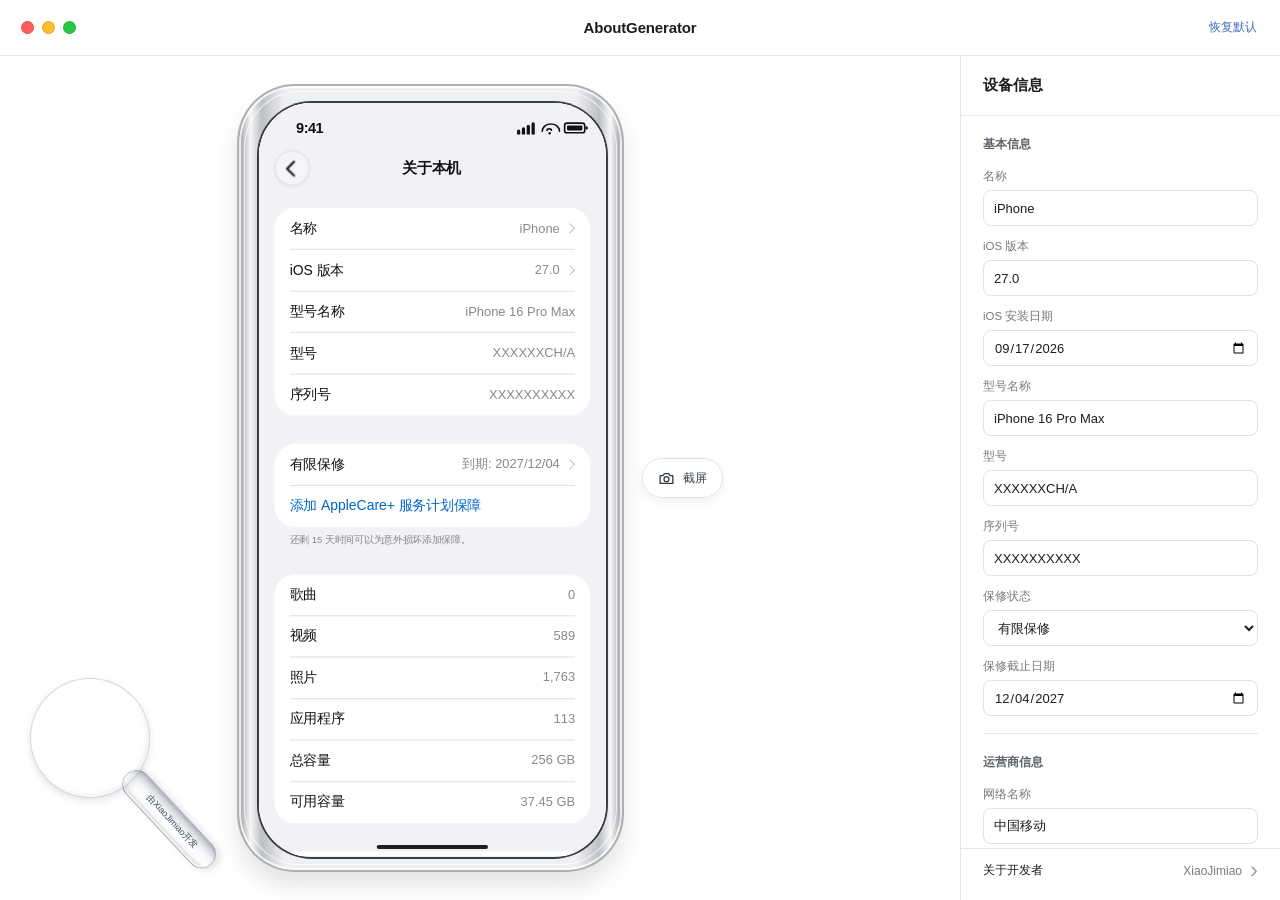
<file: ui/index.html>
<!doctype html>
<html lang="zh-CN">
<head>
  <meta charset="utf-8">
  <meta name="viewport" content="width=device-width, initial-scale=1">
  <title>AboutGenerator · 关于本机生成器</title>
  <link rel="stylesheet" href="styles.css">
  <script src="qrc:///qtwebchannel/qwebchannel.js"></script>
</head>
<body>
  <svg class="symbols" xmlns="http://www.w3.org/2000/svg" aria-hidden="true">
    <symbol id="i-camera" viewBox="0 0 24 24"><path d="M3 8h4l2-3h6l2 3h4v11H3z"/><circle cx="12" cy="13" r="3.5"/></symbol>
  </svg>
  <canvas id="liquid-canvas" aria-hidden="true"></canvas>

  <div class="app-shell">
    <header class="main-header drag-zone">
      <div class="traffic-lights">
        <button class="traffic close" id="window-close" aria-label="关闭"></button>
        <button class="traffic minimize" id="window-minimize" aria-label="最小化"></button>
        <button class="traffic maximize" id="window-maximize" aria-label="最大化"></button>
      </div>
      <h1>AboutGenerator</h1>
      <button class="reset-button" id="header-reset">恢复默认</button>
    </header>

    <main class="body-grid">
      <section class="preview-pane" aria-label="iPhone 预览">
        <div class="device-stage" id="device-stage">
          <div class="device-center">
            <div class="phone-device" id="phone-device">
              <div class="phone-screen-crop" id="phone-screen-crop">
                <iframe id="phone-frame" title="iPhone 关于本机预览" src="phone.html"></iframe>
              </div>
            </div>
            <button class="capture-button" id="capture-button" data-liquid data-liquid-kind="pill" title="只截取手机画面">
              <svg><use href="#i-camera"/></svg><span>截屏</span>
            </button>
          </div>
        </div>
      </section>

      <aside class="inspector" aria-label="设备信息编辑">
        <div class="inspector-heading"><h2>设备信息</h2></div>
        <div class="inspector-scroll">
          <section class="inspector-section">
            <h3>基本信息</h3>
            <label>名称<input data-field="name" value="iPhone"></label>
            <label>iOS 版本<input data-field="iosVersion" value="27.0"></label>
            <label>iOS 安装日期<input data-field="iosInstalledDate" type="date"></label>
            <label>型号名称<input data-field="modelName" value="iPhone 16 Pro Max"></label>
            <label>型号<input data-field="modelNumber" value="XXXXXXCH/A"></label>
            <label>序列号<input data-field="serial" value="XXXXXXXXXX"></label>
            <label>保修状态<select data-field="warrantyStatus"><option value="limited">有限保修</option><option value="notApplicable">保障不适用</option></select></label>
            <label id="warranty-expiry-field">保修截止日期<input data-field="warrantyExpiry" type="date"></label>
          </section>
          <section class="inspector-section">
            <h3>运营商信息</h3>
            <label>网络名称<input data-field="carrierNetwork" spellcheck="false"></label>
            <label>运营商及版本<input data-field="carrierVersion" spellcheck="false"></label>
            <label>运营商锁<input data-field="carrierLock" spellcheck="false"></label>
          </section>
          <section class="inspector-section">
            <h3>内容与容量</h3>
            <div class="field-grid">
              <label>歌曲<input data-field="songs" value="0"></label>
              <label>视频<input data-field="videos" value="589"></label>
              <label>照片<input data-field="photos" value="1,763"></label>
              <label>应用程序<input data-field="apps" value="113"></label>
              <label>总容量<input data-field="capacity" value="256 GB"></label>
              <label>可用容量<input data-field="available" value="37.45 GB"></label>
            </div>
          </section>
          <section class="inspector-section">
            <div class="section-heading"><h3>设备标识</h3><button id="regenerate-inline">重新生成</button></div>
            <label>无线局域网地址<input data-field="wifi" spellcheck="false"></label>
            <label>蓝牙地址<input data-field="bluetooth" spellcheck="false"></label>
            <label>调制解调器固件<input data-field="modem" spellcheck="false"></label>
            <label>IMEI<input data-field="imei" spellcheck="false"></label>
            <label>IMEI 2<input data-field="imei2" spellcheck="false"></label>
            <label>ICCID<input data-field="iccid" spellcheck="false"></label>
            <label>SEID<input data-field="seid" spellcheck="false"></label>
          </section>
        </div>
        <div class="inspector-footer">
          <button class="developer-link" id="developer-info" aria-haspopup="dialog" aria-controls="developer-dialog">
            <span>关于开发者</span><span class="developer-link-name">XiaoJimiao</span><span class="developer-chevron" aria-hidden="true">›</span>
          </button>
        </div>
      </aside>
    </main>
  </div>

  <div class="magnifier" id="liquid-magnifier" data-liquid data-liquid-kind="magnifier"
       role="img" aria-label="可拖动的玻璃放大镜，由XiaoJimiao开发" title="拖动放大镜">
    <span class="magnifier-handle" aria-hidden="true"><span class="magnifier-credit">由XiaoJimiao开发</span></span>
    <span class="magnifier-glass" aria-hidden="true"></span>
  </div>

  <div class="toast" id="toast" role="status"><span id="toast-text"></span></div>
  <dialog class="developer-dialog" id="developer-dialog" aria-labelledby="developer-dialog-title">
    <div class="developer-dialog-head">
      <h2 id="developer-dialog-title" tabindex="-1">关于开发者</h2>
      <button class="developer-close" id="developer-close" aria-label="关闭关于开发者">×</button>
    </div>
    <p class="developer-name">XiaoJimiao</p>
    <p class="developer-description">邮箱：yhx0509@hotmail.com</p>
    <section class="developer-legal" aria-labelledby="developer-legal-title">
      <h3 id="developer-legal-title">法律声明</h3>
      <p>AboutGenerator 由 XiaoJimiao 独立开发，是非官方界面演示工具，与 Apple Inc. 无隶属、合作或赞助关系，亦不代表获得 Apple Inc. 认可。Apple、iPhone 是 Apple Inc. 的商标；其他商标归各自权利人所有。软件中的模拟画面及数据仅供演示与娱乐，不代表真实设备信息或 Apple 官方内容。</p>
    </section>
  </dialog>
  <script src="liquid.js"></script>
  <script src="app.js"></script>
</body>
</html>
</file>
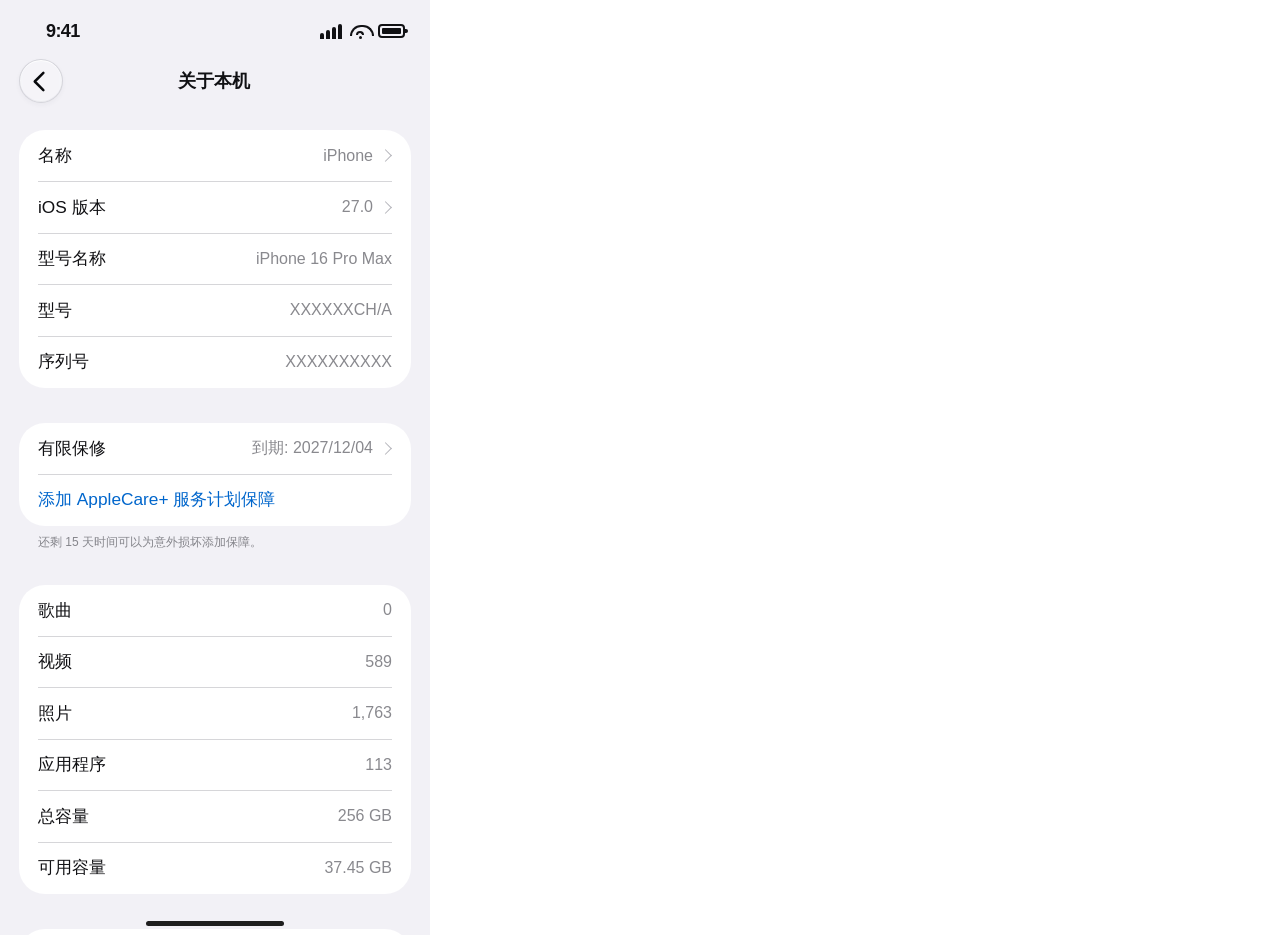
<file: ui/phone.html>
<!doctype html>
<html lang="zh-CN">
<head>
  <meta charset="utf-8">
  <meta name="viewport" content="width=430, initial-scale=1, maximum-scale=1, user-scalable=no">
  <title>关于本机</title>
  <link rel="stylesheet" href="phone.css">
</head>
<body>
  <div class="ios-screen" id="ios-screen">
    <div class="top-chrome" id="top-chrome">
      <div class="status-bar" aria-label="状态栏">
        <span class="status-time">9:41</span>
        <span class="status-icons">
          <span class="status-cellular" role="img" aria-label="蜂窝信号"><i></i><i></i><i></i><i></i></span>
          <span class="status-wifi" role="img" aria-label="Wi-Fi"><i></i></span>
          <span class="status-battery" role="img" aria-label="电池"><i></i></span>
        </span>
      </div>
      <header class="navigation-bar">
        <button class="back-glass" id="phone-back" aria-label="返回设置"><svg viewBox="0 0 24 24"><path d="M15 3 6 12l9 9"/></svg></button>
        <h1 id="page-title">关于本机</h1>
      </header>
      <canvas id="phone-glass-canvas" aria-hidden="true"></canvas>
    </div>
    <main class="phone-scroll" id="phone-scroll"><div id="phone-content"></div></main>
    <div class="phone-scrollbar" id="phone-scrollbar" aria-hidden="true"><span></span></div>
    <div class="app-indicator" id="app-indicator" aria-hidden="true"></div>
    <div class="phone-toast" id="phone-toast" role="status"></div>
  </div>
  <script src="phone.js"></script>
  <script src="phone-glass.js"></script>
</body>
</html>
</file>
<file: ui/styles.css>
:root {
  color-scheme: light;
  --line: #e6e6e9;
  --ink: #1d1d1f;
  --muted: #777980;
}

* { box-sizing: border-box; }
html, body { width: 100%; height: 100%; min-width: 1180px; min-height: 740px; margin: 0; overflow: hidden; }
body { background: #fff; color: var(--ink); font: 13px "Segoe UI", "Microsoft YaHei UI", sans-serif; -webkit-font-smoothing: antialiased; user-select: none; }
button, input, select { font: inherit; }
button { cursor: pointer; }
button:focus-visible, input:focus-visible, select:focus-visible { outline: 2px solid #6b9df0; outline-offset: 2px; }
svg { width: 18px; height: 18px; fill: none; stroke: currentColor; stroke-width: 1.8; stroke-linecap: round; stroke-linejoin: round; }
.symbols { position: absolute; width: 0; height: 0; overflow: hidden; }

#liquid-canvas { position: fixed; inset: 0; z-index: 50; width: 100vw; height: 100vh; opacity: 0; pointer-events: none; }
.shader-ready #liquid-canvas { opacity: 1; }
.capture-mode #liquid-canvas, .capture-mode [data-liquid] { opacity: 0 !important; }
.shader-ready [data-liquid] { background: transparent !important; border-color: transparent !important; box-shadow: none !important; backdrop-filter: none !important; }

.app-shell { display: grid; grid-template-rows: 56px minmax(0, 1fr); width: 100%; height: 100%; background: #fff; }
.main-header { position: relative; display: grid; grid-template-columns: 1fr auto 1fr; align-items: center; padding: 0 21px; border-bottom: 1px solid var(--line); background: #fff; }
.drag-zone { cursor: default; }
.main-header h1 { margin: 0; font-size: 15px; font-weight: 600; letter-spacing: -.15px; }
.traffic-lights { display: flex; align-items: center; gap: 8px; }
.traffic { width: 13px; height: 13px; padding: 0; border: 1px solid rgba(0,0,0,.12); border-radius: 50%; }
.traffic.close { background: #ff5f57; }
.traffic.minimize { background: #ffbd2e; }
.traffic.maximize { background: #28c840; }
.reset-button { justify-self: end; padding: 7px 2px; border: 0; background: none; color: #436fba; font-size: 12px; }
.reset-button:hover, .section-heading button:hover { color: #2454a3; }

.body-grid { display: grid; grid-template-columns: minmax(0, 1fr) 340px; min-height: 0; }
.preview-pane, .device-stage { min-width: 0; min-height: 0; background: #fff; }
.preview-pane { display: flex; flex-direction: column; }
.device-stage { display: flex; flex: 1; align-items: center; justify-content: center; overflow: hidden; padding: 20px; }
.device-center { display: flex; align-items: center; justify-content: center; gap: 26px; }
.phone-device { position: relative; flex: none; border: 2px solid #aeb0b4; border-radius: 15% / 7.4%; background: linear-gradient(90deg, #9b9da1, #f5f6f7 3%, #bdc0c4 6%, #eff0f2 12%, #eff0f2 88%, #bdc0c4 94%, #f5f6f7 97%, #9b9da1); box-shadow: 0 14px 22px rgba(30,35,45,.12), inset 0 0 0 2px rgba(255,255,255,.8); }
.phone-device::after { content: ""; position: absolute; z-index: 2; inset: 5px; border: 1px solid rgba(255,255,255,.7); border-radius: inherit; pointer-events: none; }
.phone-screen-crop { position: absolute; z-index: 1; overflow: hidden; background: #f2f1f6; box-shadow: 0 0 0 2px rgba(30,32,37,.85); }
.phone-screen-crop iframe { position: absolute; top: 0; left: 0; width: 430px; height: 935px; border: 0; background: #f2f1f6; transform-origin: top left; }
.capture-button { position: relative; z-index: 60; flex: none; display: flex; align-items: center; gap: 8px; height: 40px; padding: 0 15px; border: 1px solid #dfe2e7; border-radius: 22px; background: rgba(255,255,255,.55); box-shadow: inset 0 1px 0 #fff, 0 3px 10px rgba(25,30,40,.07); color: #323840; font-size: 12px; font-weight: 500; backdrop-filter: blur(8px); }
.capture-button svg { width: 17px; height: 17px; }

.magnifier { position: fixed; left: 24px; bottom: 12px; z-index: 65; width: 220px; height: 210px; cursor: grab; touch-action: none; -webkit-user-drag: none; }
.magnifier.dragging { cursor: grabbing; }
.magnifier-handle { position: absolute; left: 93px; top: 94px; z-index: 1; width: 29px; height: 124px; border: 1px solid rgba(93,99,111,.35); border-radius: 15px; background: linear-gradient(90deg, rgba(144,151,164,.43), rgba(255,255,255,.85) 31%, rgba(238,240,244,.72) 63%, rgba(105,113,127,.42)); box-shadow: inset 2px 0 2px rgba(255,255,255,.8), inset -2px 0 3px rgba(67,74,86,.13), 2px 4px 7px rgba(43,48,58,.13); transform: rotate(-43deg); transform-origin: 50% 7px; pointer-events: none; }
.magnifier-handle::after { content: ""; position: absolute; left: 4px; top: 9px; bottom: 10px; width: 3px; border-radius: 2px; background: rgba(255,255,255,.65); }
.magnifier-glass { position: absolute; left: 6px; top: 0; z-index: 2; width: 120px; height: 120px; border: 1px solid rgba(105,111,126,.28); border-radius: 50%; background: rgba(255,255,255,.025); box-shadow: inset 0 2px 2px rgba(255,255,255,.96), inset 1px 0 4px rgba(255,255,255,.75), inset -2px -2px 5px rgba(83,91,105,.11), 0 3px 7px rgba(35,41,55,.12); transform: scale(var(--glass-scale, 1)); transform-origin: center; pointer-events: none; }
.magnifier-glass::before { content: ""; position: absolute; inset: 4px; border: 1px solid rgba(255,255,255,.55); border-radius: 50%; }
.magnifier-glass::after { content: ""; position: absolute; left: 17px; top: 9px; width: 58px; height: 20px; border-top: 2px solid rgba(255,255,255,.88); border-radius: 50%; transform: rotate(-28deg); filter: blur(.3px); }
.magnifier-credit { position: absolute; left: 50%; top: 65px; width: 110px; color: #414a57; font: 500 9px "Microsoft YaHei UI", "Segoe UI", sans-serif; letter-spacing: -.1px; text-align: center; white-space: nowrap; text-shadow: 0 1px rgba(255,255,255,.75); transform: translate(-50%, -50%) rotate(90deg); }

.inspector { display: flex; flex-direction: column; min-height: 0; border-left: 1px solid var(--line); background: #fff; }
.inspector-heading { display: flex; align-items: center; height: 60px; flex: none; padding: 0 22px; border-bottom: 1px solid var(--line); }
.inspector-heading h2 { margin: 0; font-size: 15px; font-weight: 600; }
.inspector-scroll { flex: 1; min-height: 0; overflow-y: auto; padding: 0 22px 24px; scrollbar-width: thin; scrollbar-color: #d3d5da transparent; }
.inspector-section { padding: 20px 0 17px; border-bottom: 1px solid var(--line); }
.inspector-section:last-child { border-bottom: 0; }
.inspector-section h3 { margin: 0 0 16px; color: #5d6169; font-size: 12px; font-weight: 600; }
.section-heading { display: flex; align-items: baseline; justify-content: space-between; }
.section-heading button { padding: 0; border: 0; background: none; color: #436fba; font-size: 11px; }
.inspector-section label { display: block; margin: 0 0 13px; color: var(--muted); font-size: 11.5px; }
.inspector-section label:last-child { margin-bottom: 0; }
.inspector-section label[hidden] { display: none; }
.inspector-section input, .inspector-section select { display: block; width: 100%; height: 36px; margin-top: 6px; padding: 0 10px; border: 1px solid #dfe1e5; border-radius: 8px; outline: 0; background: #fff; color: var(--ink); font-size: 13px; user-select: text; }
.inspector-section input:focus, .inspector-section select:focus { border-color: #7ea8e7; box-shadow: 0 0 0 3px rgba(93,145,220,.1); }
.field-grid { display: grid; grid-template-columns: 1fr 1fr; column-gap: 12px; }
.inspector-footer { flex: none; padding: 0 22px 8px; border-top: 1px solid var(--line); background: #fff; }
.developer-link { display: flex; align-items: center; gap: 8px; width: 100%; height: 43px; padding: 0; border: 0; background: none; color: var(--ink); text-align: left; font-size: 12px; }
.developer-link-name { margin-left: auto; color: var(--muted); font-family: "Segoe UI", sans-serif; }
.developer-chevron { color: #a4a5aa; font: 24px/1 "Segoe UI", sans-serif; transform: translateY(-1px); }
.developer-link:hover .developer-chevron { color: #5d6169; }

.developer-dialog { width: 370px; max-width: calc(100vw - 40px); padding: 0 24px 23px; border: 1px solid rgba(190,192,200,.55); border-radius: 25px; background: rgba(255,255,255,.84); color: var(--ink); box-shadow: 0 18px 60px rgba(34,39,51,.17), inset 0 1px rgba(255,255,255,.96); -webkit-backdrop-filter: blur(20px) saturate(1.15); backdrop-filter: blur(20px) saturate(1.15); }
.developer-dialog::backdrop { background: rgba(238,239,243,.42); -webkit-backdrop-filter: blur(5px); backdrop-filter: blur(5px); }
.developer-dialog-head { display: flex; align-items: center; justify-content: space-between; height: 60px; border-bottom: 1px solid rgba(191,193,201,.45); }
.developer-dialog-head h2 { margin: 0; font-size: 14px; font-weight: 600; }
.developer-dialog-head h2:focus { outline: none; }
.developer-close { display: grid; place-items: center; width: 28px; height: 28px; padding: 0 0 2px; border: 0; border-radius: 50%; background: rgba(117,120,130,.12); color: #62646b; font: 23px/1 "Segoe UI", sans-serif; }
.developer-close:hover { background: rgba(117,120,130,.2); }
.developer-name { margin: 23px 0 8px; font: 600 24px/1.2 "Segoe UI", sans-serif; }
.developer-description { margin: 0 0 2px; color: #5d6169; font-size: 13px; line-height: 1.6; user-select: text; }
.developer-legal { margin-top: 20px; padding-top: 16px; border-top: 1px solid rgba(191,193,201,.45); user-select: text; }
.developer-legal h3 { margin: 0 0 8px; font-size: 12px; font-weight: 600; }
.developer-legal p { margin: 0; color: #5d6169; font-size: 11px; line-height: 1.7; }

.toast { position: fixed; z-index: 120; bottom: 24px; left: 50%; max-width: 70%; padding: 9px 13px; border-radius: 10px; background: rgba(39,42,49,.9); color: #fff; font-size: 11px; opacity: 0; pointer-events: none; transform: translate(-50%, 8px); transition: opacity .18s, transform .18s; }
.toast.visible { opacity: 1; transform: translate(-50%, 0); }
.toast span { display: block; overflow: hidden; text-overflow: ellipsis; white-space: nowrap; }

@media (max-width: 1300px) {
  .body-grid { grid-template-columns: minmax(0, 1fr) 320px; }
  .device-center { gap: 18px; }
}
</file>
<file: ui/phone.css>
/* iPhone About screen and glass controls. */

* {
  box-sizing: border-box;
}

html {
  width: 430px;
  height: 935px;
  margin: 0;
  overflow: hidden;
}

.back-glass svg {
  width: 23px;
  height: 23px;
  fill: none;
  stroke: currentColor;
  stroke-width: 2.6;
  stroke-linecap: round;
  stroke-linejoin: round;
  transform: translateX(-1px);
}

.phone-scroll::-webkit-scrollbar {
  display: none;
}

.ios-group {
  margin: 0 19px 35px;
  background: #fff;
  border-radius: 26px;
  overflow: hidden;
}

.ios-row {
  height: 51.5px;
  width: 100%;
  position: relative;
  display: flex;
  align-items: center;
  justify-content: space-between;
  gap: 8px;
  padding: 0 19px;
  border: 0;
  background: transparent;
  text-align: left;
  font: inherit;
  font-size: 16px;
  line-height: 1;
  color: #111114;
  white-space: nowrap;
}

.ios-row.action {
  cursor: pointer;
}

.ios-row.action:active {
  background: #ededf1;
}

.ios-row:not(:last-child):after {
  content: "";
  position: absolute;
  left: 19px;
  right: 19px;
  bottom: 0;
  height: .5px;
  background: #d6d6d9;
}

.row-value {
  display: block;
  overflow: hidden;
  text-overflow: ellipsis;
  text-align: right;
}

.chevron {
  display: inline-block;
  flex: none;
  width: 9px;
  height: 9px;
  border-top: 1.8px solid #b5b5bb;
  border-right: 1.8px solid #b5b5bb;
  transform: rotate(45deg);
  margin-right: 2px;
}

.detail-copy {
  padding: 18px 20px;
  color: #85858b;
  font-size: 13px;
  line-height: 1.55;
}

.phone-toast {
  position: absolute;
  bottom: 34px;
  left: 50%;
  transform: translate(-50%,10px);
  padding: 9px 15px;
  border-radius: 15px;
  background: rgba(31,31,35,.84);
  color: #fff;
  font-size: 13px;
  opacity: 0;
  pointer-events: none;
  transition: opacity .18s,transform .18s;
  white-space: nowrap;
}

.phone-toast.visible {
  opacity: 1;
  transform: translate(-50%,0);
}

body {
  width: 430px;
  height: 935px;
  margin: 0;
  overflow: hidden;
  font-family: "Segoe UI", "Microsoft YaHei UI", sans-serif;
  -webkit-font-smoothing: antialiased;
  color: #111114;
  user-select: none;
}

.row-trailing {
  display: flex;
  align-items: center;
  gap: 8px;
  min-width: 0;
  color: #89898e;
  font-family: "Segoe UI", "Microsoft YaHei UI", sans-serif;
  font-weight: 400;
}

.edit-input {
  width: 100%;
  height: 51.5px;
  padding: 0 19px;
  border: 0;
  outline: 0;
  background: transparent;
  color: #111114;
  font: inherit;
  font-size: 16px;
  font-family: "Segoe UI", "Microsoft YaHei UI", sans-serif;
}

.ios-screen {
  position: relative;
  width: 430px;
  height: 935px;
  background: #f2f1f6;
  overflow: hidden;
  isolation: isolate;
}

.phone-scroll {
  height: 100%;
  overflow-y: auto;
  overflow-x: hidden;
  overscroll-behavior: contain;
  scrollbar-width: none;
  touch-action: pan-y;
  position: absolute;
  inset: 0;
  z-index: 1;
  width: 100%;
}
.phone-scrollbar {
  position: absolute;
  z-index: 2;
  top: 114px;
  right: 3px;
  bottom: 16px;
  width: 3px;
  opacity: 0;
  pointer-events: none;
  transition: opacity 180ms ease;
}
.phone-scrollbar.visible { opacity: 1; }
.phone-scrollbar span {
  display: block;
  width: 100%;
  border-radius: 999px;
  background: rgba(99, 99, 106, .62);
}

#phone-content {
  min-height: 100%;
  padding: 8px 0 45px;
  padding-top: 130px;
}

.app-indicator {
  position: absolute;
  z-index: 4;
  left: 50%;
  bottom: 9px;
  width: 138px;
  height: 5px;
  border-radius: 999px;
  background: rgba(0, 0, 0, .88);
  opacity: 1;
  pointer-events: none;
  transform: translateX(-50%);
  transition: opacity 300ms ease;
}

.app-indicator.idle {
  opacity: 0;
}

.top-chrome {
  position: absolute;
  inset: 0 0 auto;
  z-index: 3;
  height: 114px;
  background: #f2f1f6;
  border-bottom: 1px solid transparent;
  pointer-events: none;
  transition: background-color 180ms ease, border-color 180ms ease;
}

.ios-screen.scrolled .top-chrome {
  background: rgba(249, 249, 252, 0.68);
  border-bottom-color: rgba(130, 130, 140, 0.13);
  -webkit-backdrop-filter: blur(11px) saturate(1.12);
  backdrop-filter: blur(11px) saturate(1.12);
}

.status-bar {
  position: relative;
  height: 52px;
  display: flex;
  align-items: center;
  justify-content: space-between;
  padding: 0 25px 0 46px;
  pointer-events: none;
  z-index: 2;
}

.status-time {
  font: 600 18px/1 "Segoe UI", sans-serif;
  letter-spacing: -.6px;
  transform: translateY(5px);
}

.status-icons {
  display: flex;
  align-items: center;
  gap: 8px;
  transform: translateY(5px);
}

.status-cellular { display: flex; align-items: flex-end; gap: 2px; width: 22px; height: 15px; }
.status-cellular i { display: block; width: 4px; border-radius: 2px 2px 0 0; background: #111114; }
.status-cellular i:nth-child(1) { height: 6px; }
.status-cellular i:nth-child(2) { height: 9px; }
.status-cellular i:nth-child(3) { height: 12px; }
.status-cellular i:nth-child(4) { height: 15px; }
.status-wifi { position: relative; display: block; width: 20px; height: 15px; }
.status-wifi::before, .status-wifi i { position: absolute; display: block; border: 2px solid #111114; border-bottom: 0; border-radius: 16px 16px 0 0; }
.status-wifi::before { content: ""; top: 1px; left: 0; width: 20px; height: 9px; }
.status-wifi i { top: 7px; left: 6px; width: 8px; height: 4px; }
.status-wifi::after { content: ""; position: absolute; left: 9px; bottom: 0; width: 3px; height: 3px; border-radius: 50%; background: #111114; }
.status-battery { position: relative; display: block; width: 27px; height: 14px; border: 2px solid #111114; border-radius: 4px; }
.status-battery::after { content: ""; position: absolute; top: 3px; right: -5px; width: 3px; height: 4px; border-radius: 0 2px 2px 0; background: #111114; }
.status-battery i { position: absolute; inset: 2px; border-radius: 1px; background: #111114; }

.navigation-bar {
  height: 62px;
  position: relative;
  display: flex;
  align-items: center;
  justify-content: center;
  pointer-events: auto;
  z-index: 2;
}

.navigation-bar h1 {
  margin: 0;
  font-size: 18px;
  font-weight: 600;
  letter-spacing: .05px;
  line-height: 1.2;
  font-family: "Microsoft YaHei UI", sans-serif;
  transform: translate(-1px, -1px);
}
.navigation-bar h1 .nav-latin { font-family: "Segoe UI", sans-serif; }

.row-label {
  flex: none;
  font-weight: 400;
  font-family: "Segoe UI", "Microsoft YaHei UI", sans-serif;
  font-size: 17.3px;
}

.ios-group.warranty-group { margin-bottom: 0; }
.applecare-link .row-label { color: #0066cc; }
.warranty-note { margin: 8px 38px 35px; color: #85858b; font-size: 12px; line-height: 1.35; }

.ios-section-heading {
  margin: 0 38px 6px;
  color: #89898e;
  font: 600 17px/22px "Segoe UI", "Microsoft YaHei UI", sans-serif;
}
.identifier-detail { padding: 16px 19px; }
.identifier-detail-label { font-size: 17px; }
.identifier-detail-value {
  margin-top: 12px;
  color: #89898e;
  font: 400 16px/1.4 "Segoe UI", sans-serif;
  word-break: break-all;
  user-select: text;
}

.ios-version-heading {
  margin: 0 38px 10px;
  color: #89898e;
  font: 600 17px/22px "Segoe UI", "Microsoft YaHei UI", sans-serif;
}
#phone-content.version-page { padding-top: 122px; }
.ios-version-card {
  height: 315px;
  margin: 0 19px;
  display: flex;
  flex-direction: column;
  overflow: hidden;
  border-radius: 26px;
  background: #fff;
  overscroll-behavior: contain;
}
.ios-version-card-header { flex: none; padding: 16px 19px 0; }
.ios-version-name { margin: 0; color: #111114; font: 600 20px/24px "Segoe UI", "Microsoft YaHei UI", sans-serif; }
.ios-version-installed { margin: 0; color: #8e8e93; font: 400 17px/24px "Segoe UI", "Microsoft YaHei UI", sans-serif; }
.ios-version-description-shell {
  flex: 1;
  min-height: 0;
  position: relative;
  margin: 14px 10px 16px 27px;
}
.ios-version-description {
  width: 100%;
  height: 100%;
  padding: 0 17px 20px 0;
  overflow-y: scroll;
  overflow-x: hidden;
  overscroll-behavior: contain;
  touch-action: pan-y;
  scrollbar-width: none;
  color: #111114;
  font: 400 18.5px/1.2 "Segoe UI", "Microsoft YaHei UI", sans-serif;
}
.ios-version-description::-webkit-scrollbar { display: none; }
.ios-version-description p { margin: 0 0 22px; }
.ios-version-description p:last-child { margin-bottom: 0; }
.ios-version-scrollbar {
  position: absolute;
  top: 0;
  right: 0;
  bottom: 0;
  width: 5px;
  touch-action: none;
  cursor: default;
}
.ios-version-scrollbar-thumb {
  display: block;
  width: 5px;
  border-radius: 999px;
  background: #b9b9bf;
}

.back-glass {
  position: absolute;
  left: 19px;
  top: 7px;
  width: 44px;
  height: 44px;
  padding: 0;
  display: grid;
  place-items: center;
  border: 1px solid rgba(177,178,187,.48);
  border-radius: 50%;
  background: rgba(255, 255, 255, 0.22);
  box-shadow: inset 0 1px 0 rgba(255, 255, 255, 0.92),
              inset 0 -1px 0 rgba(84, 89, 102, 0.06),
              0 2px 5px rgba(45, 49, 60, 0.045);
  color: #08090c;
  cursor: pointer;
  -webkit-backdrop-filter: blur(2px) saturate(1.12);
  backdrop-filter: blur(2px) saturate(1.12);
  transition: transform 140ms ease-out,
              background-color 180ms ease,
              box-shadow 180ms ease;
  transform-origin: center;
  touch-action: none;
}

.back-glass:active {
  transform: scale(1.035);
  background: rgba(255, 255, 255, 0.3);
  box-shadow: inset 0 1px 1px rgba(255, 255, 255, 0.96),
              inset 0 -2px 2px rgba(94, 100, 115, 0.1),
              0 4px 11px rgba(44, 48, 63, 0.09);
}

.back-glass.pressed {
  transform: scale(1.035);
  background: rgba(255, 255, 255, 0.3);
  box-shadow: inset 0 1px 1px rgba(255, 255, 255, 0.96),
              inset 0 -2px 2px rgba(94, 100, 115, 0.1),
              0 4px 11px rgba(44, 48, 63, 0.09);
}

#phone-glass-canvas {
  position: absolute;
  top: 0;
  left: 0;
  z-index: 1;
  width: 430px;
  height: 935px;
  pointer-events: none;
}

.phone-glass-ready .back-glass {
  border: 0;
  background: transparent;
  box-shadow: none;
  -webkit-backdrop-filter: none;
  backdrop-filter: none;
  transform: none;
  transition: none;
}

.glass-capture-mode #phone-back,
.glass-capture-mode #phone-glass-canvas {
  visibility: hidden !important;
}

@media (prefers-reduced-motion: reduce) {
  .back-glass { transition-duration: 80ms; }
  .top-chrome { transition-duration: 80ms; }
  .app-indicator { transition-duration: 80ms; }
}
</file>
